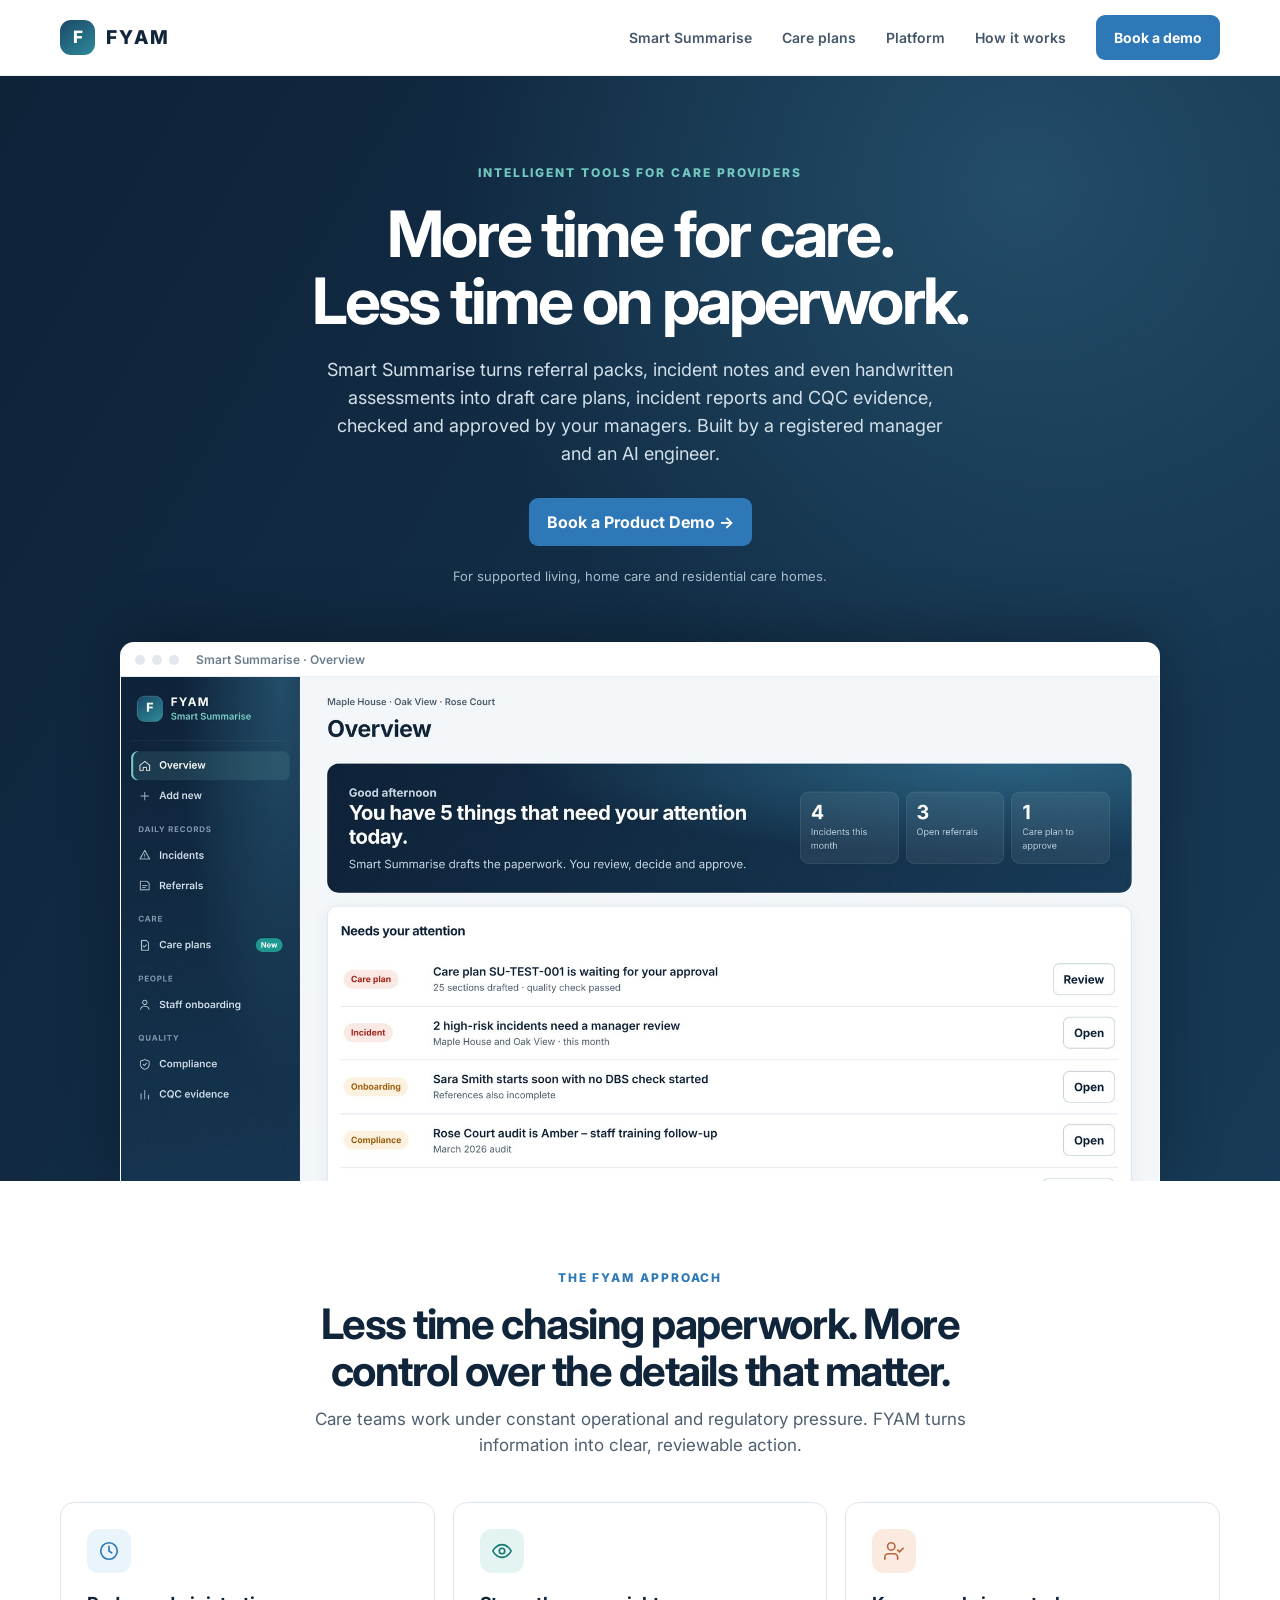
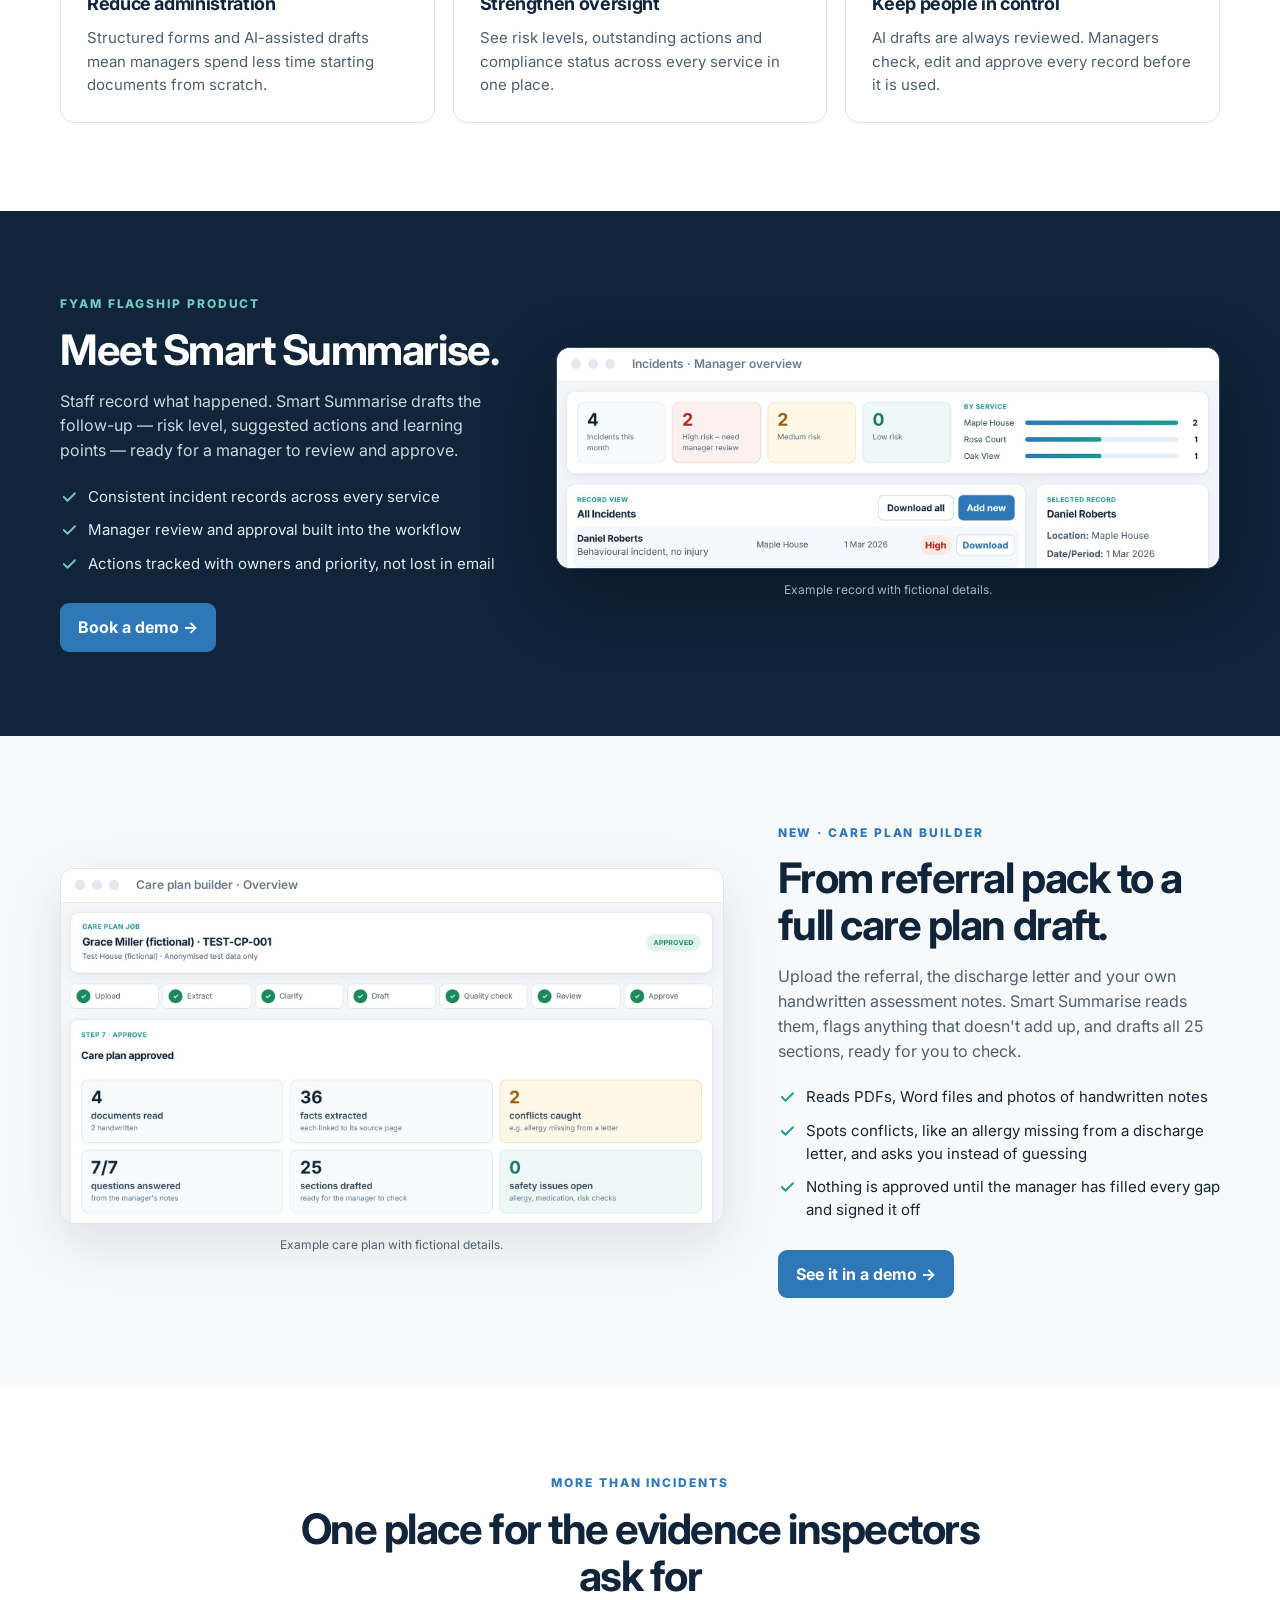
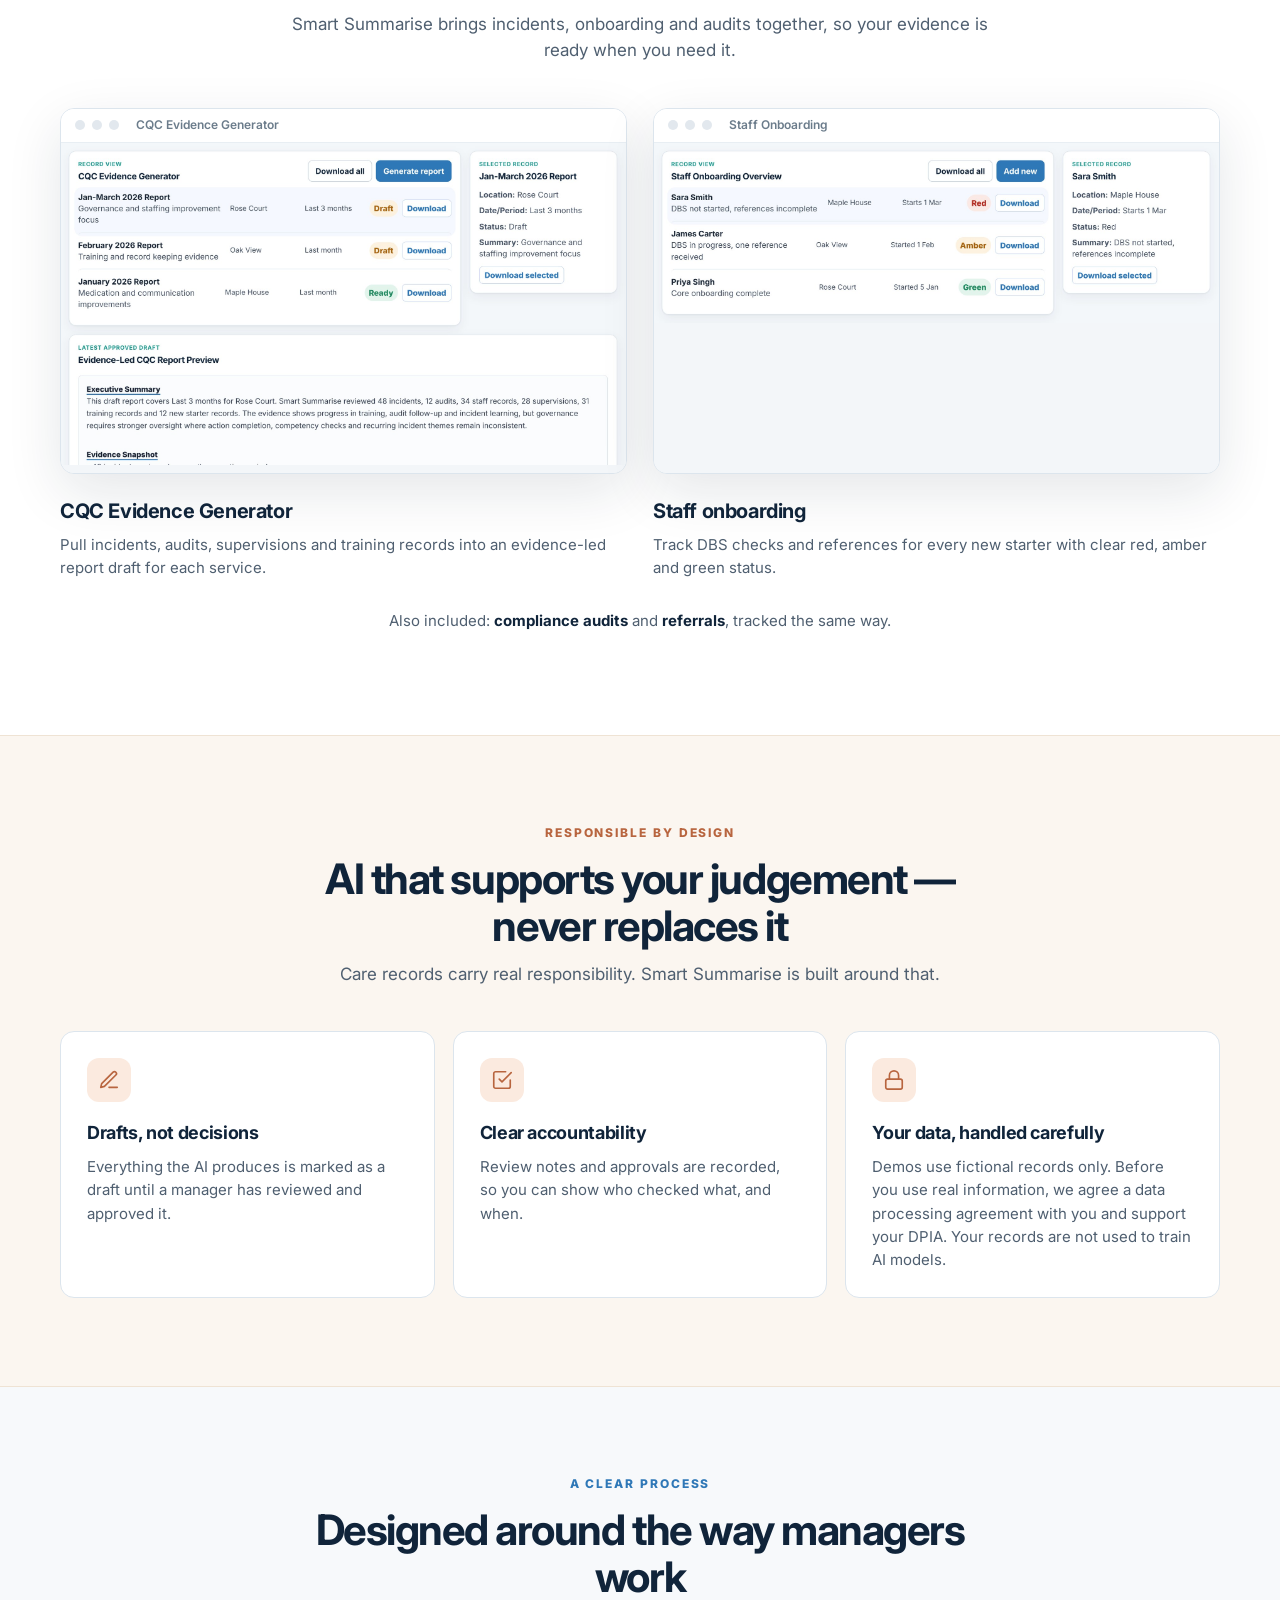
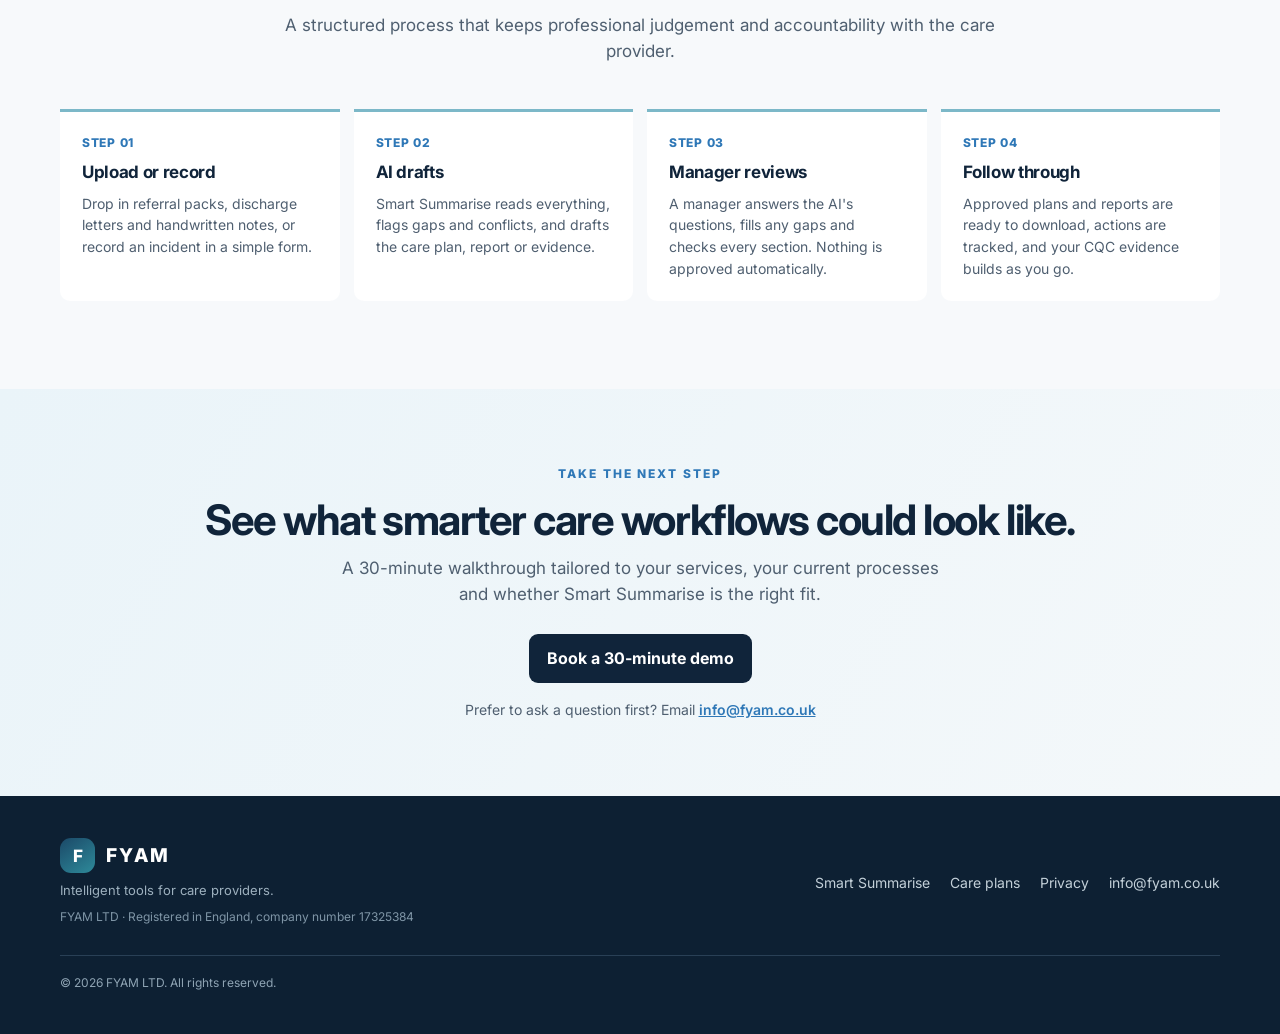
<file: index.html>
<!DOCTYPE html>
<html lang="en">

<head>
    <meta charset="UTF-8">
    <meta name="viewport" content="width=device-width, initial-scale=1.0">
    <title>FYAM — Smarter systems for better care</title>
    <meta name="description" content="Smart Summarise by FYAM turns referral packs, incident notes and handwritten assessments into reviewed drafts – care plans, incident reports and CQC evidence – for supported living, home care and care homes. Built by a registered manager and an AI engineer.">

    <!-- Link previews (LinkedIn, email, WhatsApp) -->
    <meta property="og:type" content="website">
    <meta property="og:title" content="FYAM — Smarter systems for better care">
    <meta property="og:description" content="Care plans, incident reports and CQC evidence drafted by AI and approved by your managers. Built by a registered manager and an AI engineer.">
    <meta property="og:image" content="https://fyam.co.uk/assets/dashboard.jpg">
    <meta name="twitter:card" content="summary_large_image">

    <link rel="icon" href="data:image/svg+xml,%3Csvg xmlns='http://www.w3.org/2000/svg' viewBox='0 0 64 64'%3E%3Cdefs%3E%3ClinearGradient id='g' x1='0' y1='0' x2='1' y2='1'%3E%3Cstop offset='0' stop-color='%231b4968'/%3E%3Cstop offset='1' stop-color='%232e8a9a'/%3E%3C/linearGradient%3E%3C/defs%3E%3Crect width='64' height='64' rx='18' fill='url(%23g)'/%3E%3Ctext x='32' y='44' font-family='Arial,sans-serif' font-size='34' font-weight='700' fill='white' text-anchor='middle'%3EF%3C/text%3E%3C/svg%3E">

    <link rel="preconnect" href="https://fonts.googleapis.com">
    <link rel="preconnect" href="https://fonts.gstatic.com" crossorigin>
    <link href="https://fonts.googleapis.com/css2?family=Inter:wght@400;500;600;700;800&display=swap" rel="stylesheet">

    <style>
        :root {
            --navy: #10243a;
            --blue: #2f78b7;
            --sky: #eaf4fb;
            --teal: #1c9a91;
            --ink: #172536;
            --muted: #4f5f70;
            --line: #dce5ed;
            --paper: #f7f9fb;
            --warm: #fbf6f0;
            --warm-line: #efe3d4;
            --coral: #d9825b;
            --shadow: 0 18px 55px rgba(16,36,58,.11);
        }

        * { box-sizing: border-box; }
        html { scroll-behavior: smooth; }

        body {
            margin: 0;
            font-family: Inter, ui-sans-serif, system-ui, -apple-system, "Segoe UI", sans-serif;
            color: var(--ink);
            background: #fff;
            line-height: 1.55;
        }

        a { color: inherit; text-decoration: none; }
        img { max-width: 100%; display: block; }

        .wrap { width: min(1160px, calc(100% - 44px)); margin: auto; }

        /* ---------- Header ---------- */
        .topbar {
            height: 76px;
            display: flex;
            align-items: center;
            border-bottom: 1px solid #edf1f4;
            background: rgba(255,255,255,.96);
            backdrop-filter: blur(8px);
            position: sticky;
            top: 0;
            z-index: 10;
        }

        .topbar .wrap { display: flex; align-items: center; justify-content: space-between; }

        .brand {
            display: flex;
            align-items: center;
            gap: 11px;
            font-weight: 800;
            letter-spacing: .12em;
            color: var(--navy);
            font-size: 19px;
        }

        .brandmark {
            width: 35px;
            height: 35px;
            border-radius: 11px;
            background: linear-gradient(145deg, #1b4968, #2e8a9a);
            display: grid;
            place-items: center;
            color: #fff;
            font-size: 17px;
            letter-spacing: 0;
        }

        .nav { display: flex; align-items: center; gap: 30px; color: #445669; font-size: 14px; font-weight: 600; }
        .nav a:hover { color: var(--blue); }

        /* ---------- Buttons ---------- */
        .btn {
            display: inline-flex;
            align-items: center;
            justify-content: center;
            border: 0;
            border-radius: 9px;
            padding: 12px 18px;
            background: var(--blue);
            color: white;
            font-weight: 700;
            cursor: pointer;
            transition: .2s;
        }
        .btn:hover { transform: translateY(-1px); filter: brightness(1.06); }
        .btn.dark { background: var(--navy); }
        .nav .btn:hover { color: #fff; }

        /* ---------- Shared type ---------- */
        h1, h2, h3 { letter-spacing: -.035em; }

        .eyebrow, .kicker {
            font-size: 12px;
            text-transform: uppercase;
            letter-spacing: .16em;
            font-weight: 800;
        }
        .eyebrow { color: #73c9c0; }
        .kicker { color: var(--blue); }
        .kicker.warm { color: #b8653f; }

        .section { padding: 88px 0; }
        .section.soft { background: var(--paper); }
        .section.warm { background: var(--warm); border-top: 1px solid var(--warm-line); border-bottom: 1px solid var(--warm-line); }

        .section-head { max-width: 720px; margin: 0 auto 44px; text-align: center; }

        .section h2, .product-band h2, .cta h2 {
            font-size: clamp(30px, 4vw, 42px);
            line-height: 1.12;
            margin: 12px 0;
        }
        .section h2, .cta h2 { color: var(--navy); }
        .section-head p { color: var(--muted); font-size: 17px; margin: 0; }

        /* ---------- Hero ---------- */
        .hero {
            background:
                radial-gradient(ellipse at 80% 10%, #234d68 0, transparent 40%),
                linear-gradient(120deg, #0e2238, #173a56);
            color: #fff;
            padding: 88px 0 0;
            text-align: center;
            overflow: hidden;
        }

        .hero h1 {
            font-size: clamp(40px, 5.5vw, 64px);
            line-height: 1.05;
            letter-spacing: -.045em;
            margin: 17px auto 22px;
            max-width: 940px;
        }

        .hero p { font-size: 18px; color: #d3e0e9; max-width: 640px; margin: 0 auto 30px; }
        .hero-note { margin-top: 20px; color: #a9bdcc; font-size: 13px; }

        /* product shot rising out of the hero */
        .hero-shot {
            margin: 56px auto -1px;
            max-width: 1040px;
            position: relative;
        }

        .frame {
            background: #fff;
            border-radius: 14px;
            border: 1px solid var(--line);
            box-shadow: var(--shadow);
            overflow: hidden;
        }
        .hero-shot .frame {
            border-radius: 14px 14px 0 0;
            border: 1px solid rgba(255,255,255,.25);
            border-bottom: 0;
            box-shadow: 0 -10px 60px rgba(0,0,0,.28);
        }

        .frame-bar {
            height: 34px;
            display: flex;
            align-items: center;
            gap: 7px;
            padding: 0 14px;
            background: #fff;
            border-bottom: 1px solid #e8eef3;
            font-size: 12px;
            color: #6b7c8b;
            font-weight: 600;
        }
        .frame-bar i { width: 10px; height: 10px; border-radius: 50%; background: #e2e8ee; display: inline-block; }
        .frame-bar span { margin-left: 10px; }
        .frame img { width: 100%; height: auto; background: #f3f6f9; }

        /* ---------- Why cards ---------- */
        .cards { display: grid; grid-template-columns: repeat(3, 1fr); gap: 18px; }

        .card { border: 1px solid var(--line); border-radius: 14px; padding: 26px; background: white; }

        .icon {
            width: 44px;
            height: 44px;
            border-radius: 12px;
            background: var(--sky);
            color: var(--blue);
            display: grid;
            place-items: center;
            margin-bottom: 17px;
        }
        .icon svg { width: 22px; height: 22px; }
        .icon.warm { background: #fbeadf; color: #b8653f; }
        .icon.teal { background: #e3f4f2; color: #157a72; }

        .card h3 { margin: 0 0 8px; color: var(--navy); font-size: 18px; letter-spacing: -.02em; }
        .card p { margin: 0; color: var(--muted); font-size: 15px; }

        /* ---------- Smart Summarise band ---------- */
        .product-band { background: var(--navy); color: #fff; padding: 84px 0; }
        .product-grid { display: grid; grid-template-columns: .8fr 1.2fr; gap: 54px; align-items: center; }
        .product-band p { color: #c9d7e1; font-size: 16px; }
        .ticks { list-style: none; padding: 0; margin: 22px 0 28px; display: grid; gap: 10px; }
        .ticks li { display: flex; gap: 10px; color: #e2ebf1; font-size: 15px; }
        .ticks svg { flex: 0 0 18px; width: 18px; height: 18px; margin-top: 3px; color: #73c9c0; }
        .product-band .frame { border-color: #2d4a63; box-shadow: 0 25px 70px rgba(0,0,0,.35); }
        .caption { font-size: 12px; color: #9fb3c3; margin-top: 12px; text-align: center; }
        .cp-band .product-grid { grid-template-columns: 1.2fr .8fr; }
        .cp-band p { color: var(--muted); font-size: 16px; }
        .cp-band .ticks li { color: var(--ink, #1d2b38); }
        .cp-band .ticks svg { color: var(--teal, #1c9a91); }
        .cp-band .caption { color: var(--muted); }

        /* ---------- Platform ---------- */
        .platform { display: grid; grid-template-columns: 1fr 1fr; gap: 26px; }
        .platform .frame img { aspect-ratio: 1018 / 594; object-fit: contain; object-position: top; }
        .platform h3 { color: var(--navy); font-size: 20px; margin: 22px 0 6px; letter-spacing: -.02em; }
        .platform p { color: var(--muted); font-size: 15px; margin: 0; }
        .also {
            margin-top: 30px;
            text-align: center;
            color: var(--muted);
            font-size: 15px;
        }
        .also b { color: var(--navy); }

        /* ---------- Steps ---------- */
        .steps { display: grid; grid-template-columns: repeat(4, 1fr); gap: 14px; }
        .step { padding: 22px; border-top: 3px solid #7cb8c8; background: #fff; border-radius: 0 0 10px 10px; }
        .step .num { font-size: 12px; font-weight: 800; color: var(--blue); letter-spacing: .06em; }
        .step h3 { font-size: 17px; color: var(--navy); margin: 7px 0; letter-spacing: -.02em; }
        .step p { font-size: 14px; color: var(--muted); margin: 0; }

        /* ---------- CTA ---------- */
        .cta { background: linear-gradient(120deg, #eaf4f9, #f4f8fa); padding: 76px 0; text-align: center; }
        .cta p { color: var(--muted); margin: 0 auto 26px; max-width: 620px; font-size: 17px; }

        /* ---------- Footer ---------- */
        .people { display: grid; grid-template-columns: 1fr 1fr; gap: 18px; }
        .person { display: flex; gap: 18px; align-items: flex-start; border: 1px solid var(--line); border-radius: 14px; padding: 24px; background: #fff; }
        .person h3 { margin: 0; color: var(--navy); font-size: 19px; letter-spacing: -.02em; }
        .person .role { color: var(--blue); font-weight: 600; font-size: 14px; margin: 2px 0 8px; }
        .person p { margin: 0; color: var(--muted); font-size: 15px; }
        .avatar { flex: 0 0 64px; width: 64px; height: 64px; border-radius: 50%; display: grid; place-items: center; font-weight: 800; font-size: 20px; color: #fff; background: linear-gradient(135deg, #1b4968, #2f78b7); }
        .avatar.teal { background: linear-gradient(135deg, #157a72, #2e8a9a); }
        .trust-box { margin-top: 22px; border: 1px solid var(--line); border-left: 4px solid var(--teal); border-radius: 0 14px 14px 0; padding: 22px 26px; background: var(--paper); }
        .trust-box h3 { margin: 0 0 10px; color: var(--navy); font-size: 18px; }
        .trust-box ul { margin: 0 0 12px; padding-left: 20px; color: var(--ink); display: grid; gap: 6px; font-size: 15px; }
        .trust-box p { margin: 0; color: var(--muted); font-size: 14px; }
        .trust-box a, .cta-alt a { color: var(--blue); font-weight: 600; text-decoration: underline; }
        .cta .cta-alt { margin: 16px auto 0; font-size: 14px; }
        .footer .company { font-size: 12px; color: #7f95a6; line-height: 1.6; }
        .footer { background: #0d2033; color: #d3e0e8; padding: 42px 0; }
        .footer-row { display: flex; justify-content: space-between; gap: 30px; align-items: center; }
        .footer p { font-size: 13px; color: #9db0be; margin: 7px 0 0; }
        .footer-links { display: flex; gap: 20px; font-size: 14px; color: #c3d0d9; }
        .footer-links a:hover { color: #fff; }
        .legal { border-top: 1px solid #294056; margin-top: 28px; padding-top: 18px; color: #8fa4b4; font-size: 12px; }

        /* ---------- Responsive ---------- */
        @media (max-width: 900px) {
            .product-grid, .platform, .cp-band .product-grid { grid-template-columns: 1fr; }
            .cp-band .product-grid > div:first-child { order: 2; }
            .cards { grid-template-columns: 1fr 1fr; }
            .people { grid-template-columns: 1fr; }
            .steps { grid-template-columns: 1fr 1fr; }
            .nav { gap: 15px; }
            .nav a:not(.btn) { display: none; }
        }

        @media (max-width: 560px) {
            .wrap { width: min(100% - 30px, 1160px); }
            .topbar { height: 66px; }
            .nav .btn { padding: 9px 12px; font-size: 13px; }
            .hero { padding-top: 64px; }
            .hero p { font-size: 16px; }
            .hero-shot { margin-top: 40px; }
            .frame-bar { height: 26px; }
            .section, .product-band { padding: 64px 0; }
            .cards, .steps { grid-template-columns: 1fr; }
            .footer-row { align-items: flex-start; flex-direction: column; }
            .footer-links { flex-wrap: wrap; }
        }
    </style>
</head>

<body>

    <header class="topbar">
        <div class="wrap">
            <a class="brand" href="#home">
                <span class="brandmark">F</span>
                FYAM
            </a>

            <nav class="nav">
                <a href="#product">Smart Summarise</a>
                <a href="#care-plans">Care plans</a>
                <a href="#platform">Platform</a>
                <a href="#how">How it works</a>
                <a class="btn" href="https://calendly.com/fyamintisar/30min" target="_blank" rel="noopener noreferrer">Book a demo</a>
            </nav>
        </div>
    </header>

    <main>

        <!-- HERO -->
        <section class="hero" id="home">
            <div class="wrap">
                <div class="eyebrow">Intelligent tools for care providers</div>

                <h1>More time for care.<br> Less time on paperwork.</h1>

                <p>
                    Smart Summarise turns referral packs, incident notes and even
                    handwritten assessments into draft care plans, incident reports
                    and CQC evidence, checked and approved by your managers.
                    Built by a registered manager and an AI engineer.
                </p>

                <a class="btn" href="https://calendly.com/fyamintisar/30min" target="_blank" rel="noopener noreferrer">
                    Book a Product Demo →
                </a>

                <div class="hero-note">
                    For supported living, home care and residential care homes.
                </div>

                <div class="hero-shot">
                    <div class="frame">
                        <div class="frame-bar"><i></i><i></i><i></i><span>Smart Summarise · Overview</span></div>
                        <img src="assets/dashboard.jpg?v=2" width="1800" height="875"
                             alt="Smart Summarise overview: what needs the manager's attention today across care plans, incidents, onboarding and compliance">
                    </div>
                </div>
            </div>
        </section>

        <!-- WHY FYAM -->
        <section class="section" id="why">
            <div class="wrap">
                <div class="section-head">
                    <div class="kicker">The FYAM approach</div>
                    <h2>Less time chasing paperwork. More control over the details that matter.</h2>
                    <p>
                        Care teams work under constant operational and regulatory
                        pressure. FYAM turns information into clear, reviewable action.
                    </p>
                </div>

                <div class="cards">
                    <article class="card">
                        <div class="icon">
                            <svg viewBox="0 0 24 24" fill="none" stroke="currentColor" stroke-width="1.8" stroke-linecap="round" stroke-linejoin="round"><circle cx="12" cy="12" r="9"/><path d="M12 7v5l3 2"/></svg>
                        </div>
                        <h3>Reduce administration</h3>
                        <p>Structured forms and AI-assisted drafts mean managers spend less time starting documents from scratch.</p>
                    </article>

                    <article class="card">
                        <div class="icon teal">
                            <svg viewBox="0 0 24 24" fill="none" stroke="currentColor" stroke-width="1.8" stroke-linecap="round" stroke-linejoin="round"><path d="M2 12s3.5-7 10-7 10 7 10 7-3.5 7-10 7S2 12 2 12z"/><circle cx="12" cy="12" r="3"/></svg>
                        </div>
                        <h3>Strengthen oversight</h3>
                        <p>See risk levels, outstanding actions and compliance status across every service in one place.</p>
                    </article>

                    <article class="card">
                        <div class="icon warm">
                            <svg viewBox="0 0 24 24" fill="none" stroke="currentColor" stroke-width="1.8" stroke-linecap="round" stroke-linejoin="round"><path d="M16 21v-2a4 4 0 0 0-4-4H6a4 4 0 0 0-4 4v2"/><circle cx="9" cy="7" r="4"/><path d="m16 11 2 2 4-4"/></svg>
                        </div>
                        <h3>Keep people in control</h3>
                        <p>AI drafts are always reviewed. Managers check, edit and approve every record before it is used.</p>
                    </article>
                </div>
            </div>
        </section>

        <!-- SMART SUMMARISE -->
        <section class="product-band" id="product">
            <div class="wrap product-grid">
                <div>
                    <div class="eyebrow">FYAM flagship product</div>
                    <h2>Meet Smart Summarise.</h2>
                    <p>
                        Staff record what happened. Smart Summarise drafts the
                        follow-up — risk level, suggested actions and learning points —
                        ready for a manager to review and approve.
                    </p>

                    <ul class="ticks">
                        <li><svg viewBox="0 0 24 24" fill="none" stroke="currentColor" stroke-width="2.4" stroke-linecap="round" stroke-linejoin="round"><path d="m5 12 5 5L20 7"/></svg>Consistent incident records across every service</li>
                        <li><svg viewBox="0 0 24 24" fill="none" stroke="currentColor" stroke-width="2.4" stroke-linecap="round" stroke-linejoin="round"><path d="m5 12 5 5L20 7"/></svg>Manager review and approval built into the workflow</li>
                        <li><svg viewBox="0 0 24 24" fill="none" stroke="currentColor" stroke-width="2.4" stroke-linecap="round" stroke-linejoin="round"><path d="m5 12 5 5L20 7"/></svg>Actions tracked with owners and priority, not lost in email</li>
                    </ul>

                    <a class="btn" href="https://calendly.com/fyamintisar/30min" target="_blank" rel="noopener noreferrer">Book a demo →</a>
                </div>

                <div>
                    <div class="frame">
                        <div class="frame-bar"><i></i><i></i><i></i><span>Incidents · Manager overview</span></div>
                        <img src="assets/incidents-summary.jpg" width="1800" height="507" loading="lazy"
                             alt="Smart Summarise incidents overview: 4 incidents this month, 2 high risk needing manager review, incidents by service, and the latest incident">
                    </div>
                    <div class="caption">Example record with fictional details.</div>
                </div>
            </div>
        </section>

        <!-- CARE PLAN BUILDER -->
        <section class="section soft cp-band" id="care-plans">
            <div class="wrap product-grid">
                <div>
                    <div class="frame">
                        <div class="frame-bar"><i></i><i></i><i></i><span>Care plan builder · Overview</span></div>
                        <img src="assets/careplan-overview.jpg" width="1800" height="870" loading="lazy"
                             alt="Care plan builder overview: all seven steps complete and the plan approved - 4 documents read (2 handwritten), 36 facts extracted, 2 conflicts caught, every question answered from the manager's notes, 25 sections drafted, 0 safety issues open">
                    </div>
                    <div class="caption">Example care plan with fictional details.</div>
                </div>

                <div>
                    <div class="kicker">New · Care plan builder</div>
                    <h2>From referral pack to a full care plan draft.</h2>
                    <p>
                        Upload the referral, the discharge letter and your own handwritten
                        assessment notes. Smart Summarise reads them, flags anything that
                        doesn't add up, and drafts all 25 sections, ready for you to check.
                    </p>

                    <ul class="ticks">
                        <li><svg viewBox="0 0 24 24" fill="none" stroke="currentColor" stroke-width="2.4" stroke-linecap="round" stroke-linejoin="round"><path d="m5 12 5 5L20 7"/></svg>Reads PDFs, Word files and photos of handwritten notes</li>
                        <li><svg viewBox="0 0 24 24" fill="none" stroke="currentColor" stroke-width="2.4" stroke-linecap="round" stroke-linejoin="round"><path d="m5 12 5 5L20 7"/></svg>Spots conflicts, like an allergy missing from a discharge letter, and asks you instead of guessing</li>
                        <li><svg viewBox="0 0 24 24" fill="none" stroke="currentColor" stroke-width="2.4" stroke-linecap="round" stroke-linejoin="round"><path d="m5 12 5 5L20 7"/></svg>Nothing is approved until the manager has filled every gap and signed it off</li>
                    </ul>

                    <a class="btn" href="https://calendly.com/fyamintisar/30min" target="_blank" rel="noopener noreferrer">See it in a demo →</a>
                </div>
            </div>
        </section>

        <!-- PLATFORM -->
        <section class="section" id="platform">
            <div class="wrap">
                <div class="section-head">
                    <div class="kicker">More than incidents</div>
                    <h2>One place for the evidence inspectors ask for</h2>
                    <p>
                        Smart Summarise brings incidents, onboarding and audits
                        together, so your evidence is ready when you need it.
                    </p>
                </div>

                <div class="platform">
                    <div>
                        <div class="frame">
                            <div class="frame-bar"><i></i><i></i><i></i><span>CQC Evidence Generator</span></div>
                            <img src="assets/cqc-evidence.jpg?v=2" width="1800" height="1027" loading="lazy"
                                 alt="CQC Evidence Generator listing draft and ready reports with an evidence summary preview">
                        </div>
                        <h3>CQC Evidence Generator</h3>
                        <p>Pull incidents, audits, supervisions and training records into an evidence-led report draft for each service.</p>
                    </div>

                    <div>
                        <div class="frame">
                            <div class="frame-bar"><i></i><i></i><i></i><span>Staff Onboarding</span></div>
                            <img src="assets/onboarding.jpg?v=2" width="1800" height="573" loading="lazy"
                                 alt="Staff onboarding tracker showing DBS and reference status for new starters with red, amber and green ratings">
                        </div>
                        <h3>Staff onboarding</h3>
                        <p>Track DBS checks and references for every new starter with clear red, amber and green status.</p>
                    </div>
                </div>

                <p class="also">Also included: <b>compliance audits</b> and <b>referrals</b>, tracked the same way.</p>
            </div>
        </section>

        <!-- RESPONSIBLE AI -->
        <section class="section warm">
            <div class="wrap">
                <div class="section-head">
                    <div class="kicker warm">Responsible by design</div>
                    <h2>AI that supports your judgement — never replaces it</h2>
                    <p>Care records carry real responsibility. Smart Summarise is built around that.</p>
                </div>

                <div class="cards">
                    <article class="card">
                        <div class="icon warm">
                            <svg viewBox="0 0 24 24" fill="none" stroke="currentColor" stroke-width="1.8" stroke-linecap="round" stroke-linejoin="round"><path d="M12 20h9"/><path d="M16.5 3.5a2.1 2.1 0 0 1 3 3L7 19l-4 1 1-4Z"/></svg>
                        </div>
                        <h3>Drafts, not decisions</h3>
                        <p>Everything the AI produces is marked as a draft until a manager has reviewed and approved it.</p>
                    </article>

                    <article class="card">
                        <div class="icon warm">
                            <svg viewBox="0 0 24 24" fill="none" stroke="currentColor" stroke-width="1.8" stroke-linecap="round" stroke-linejoin="round"><path d="M9 11l3 3L22 4"/><path d="M21 12v7a2 2 0 0 1-2 2H5a2 2 0 0 1-2-2V5a2 2 0 0 1 2-2h11"/></svg>
                        </div>
                        <h3>Clear accountability</h3>
                        <p>Review notes and approvals are recorded, so you can show who checked what, and when.</p>
                    </article>

                    <article class="card">
                        <div class="icon warm">
                            <svg viewBox="0 0 24 24" fill="none" stroke="currentColor" stroke-width="1.8" stroke-linecap="round" stroke-linejoin="round"><rect x="3" y="11" width="18" height="11" rx="2"/><path d="M7 11V7a5 5 0 0 1 10 0v4"/></svg>
                        </div>
                        <h3>Your data, handled carefully</h3>
                        <p>Demos use fictional records only. Before you use real information, we agree a data processing agreement with you and support your DPIA. Your records are not used to train AI models.</p>
                    </article>
                </div>
            </div>
        </section>

        <!-- HOW IT WORKS -->
        <section class="section soft" id="how">
            <div class="wrap">
                <div class="section-head">
                    <div class="kicker">A clear process</div>
                    <h2>Designed around the way managers work</h2>
                    <p>A structured process that keeps professional judgement and accountability with the care provider.</p>
                </div>

                <div class="steps">
                    <div class="step">
                        <div class="num">STEP 01</div>
                        <h3>Upload or record</h3>
                        <p>Drop in referral packs, discharge letters and handwritten notes, or record an incident in a simple form.</p>
                    </div>
                    <div class="step">
                        <div class="num">STEP 02</div>
                        <h3>AI drafts</h3>
                        <p>Smart Summarise reads everything, flags gaps and conflicts, and drafts the care plan, report or evidence.</p>
                    </div>
                    <div class="step">
                        <div class="num">STEP 03</div>
                        <h3>Manager reviews</h3>
                        <p>A manager answers the AI's questions, fills any gaps and checks every section. Nothing is approved automatically.</p>
                    </div>
                    <div class="step">
                        <div class="num">STEP 04</div>
                        <h3>Follow through</h3>
                        <p>Approved plans and reports are ready to download, actions are tracked, and your CQC evidence builds as you go.</p>
                    </div>
                </div>
            </div>
        </section>

        <!-- CALL TO ACTION -->
        <section class="cta">
            <div class="wrap">
                <div class="kicker">Take the next step</div>
                <h2>See what smarter care workflows could look like.</h2>
                <p>
                    A 30-minute walkthrough tailored to your services, your current
                    processes and whether Smart Summarise is the right fit.
                </p>
                <a class="btn dark" href="https://calendly.com/fyamintisar/30min" target="_blank" rel="noopener noreferrer">
                    Book a 30-minute demo
                </a>
                <p class="cta-alt">Prefer to ask a question first? Email <a href="mailto:info@fyam.co.uk">info@fyam.co.uk</a></p>
            </div>
        </section>

    </main>

    <footer class="footer">
        <div class="wrap footer-row">
            <div>
                <a class="brand" href="#home" style="color: #fff">
                    <span class="brandmark">F</span>
                    FYAM
                </a>
                <p>Intelligent tools for care providers.</p>
                <p class="company">FYAM LTD · Registered in England, company number 17325384</p>
            </div>

            <div class="footer-links">
                <a href="#product">Smart Summarise</a>
                <a href="#care-plans">Care plans</a>
                <a href="privacy.html">Privacy</a>
                <a href="mailto:info@fyam.co.uk">info@fyam.co.uk</a>
            </div>
        </div>

        <div class="wrap legal">
            © <span id="year"></span> FYAM LTD. All rights reserved.
        </div>
    </footer>

    <script>
        document.getElementById('year').textContent = new Date().getFullYear();
    </script>

</body>
</html>
</file>
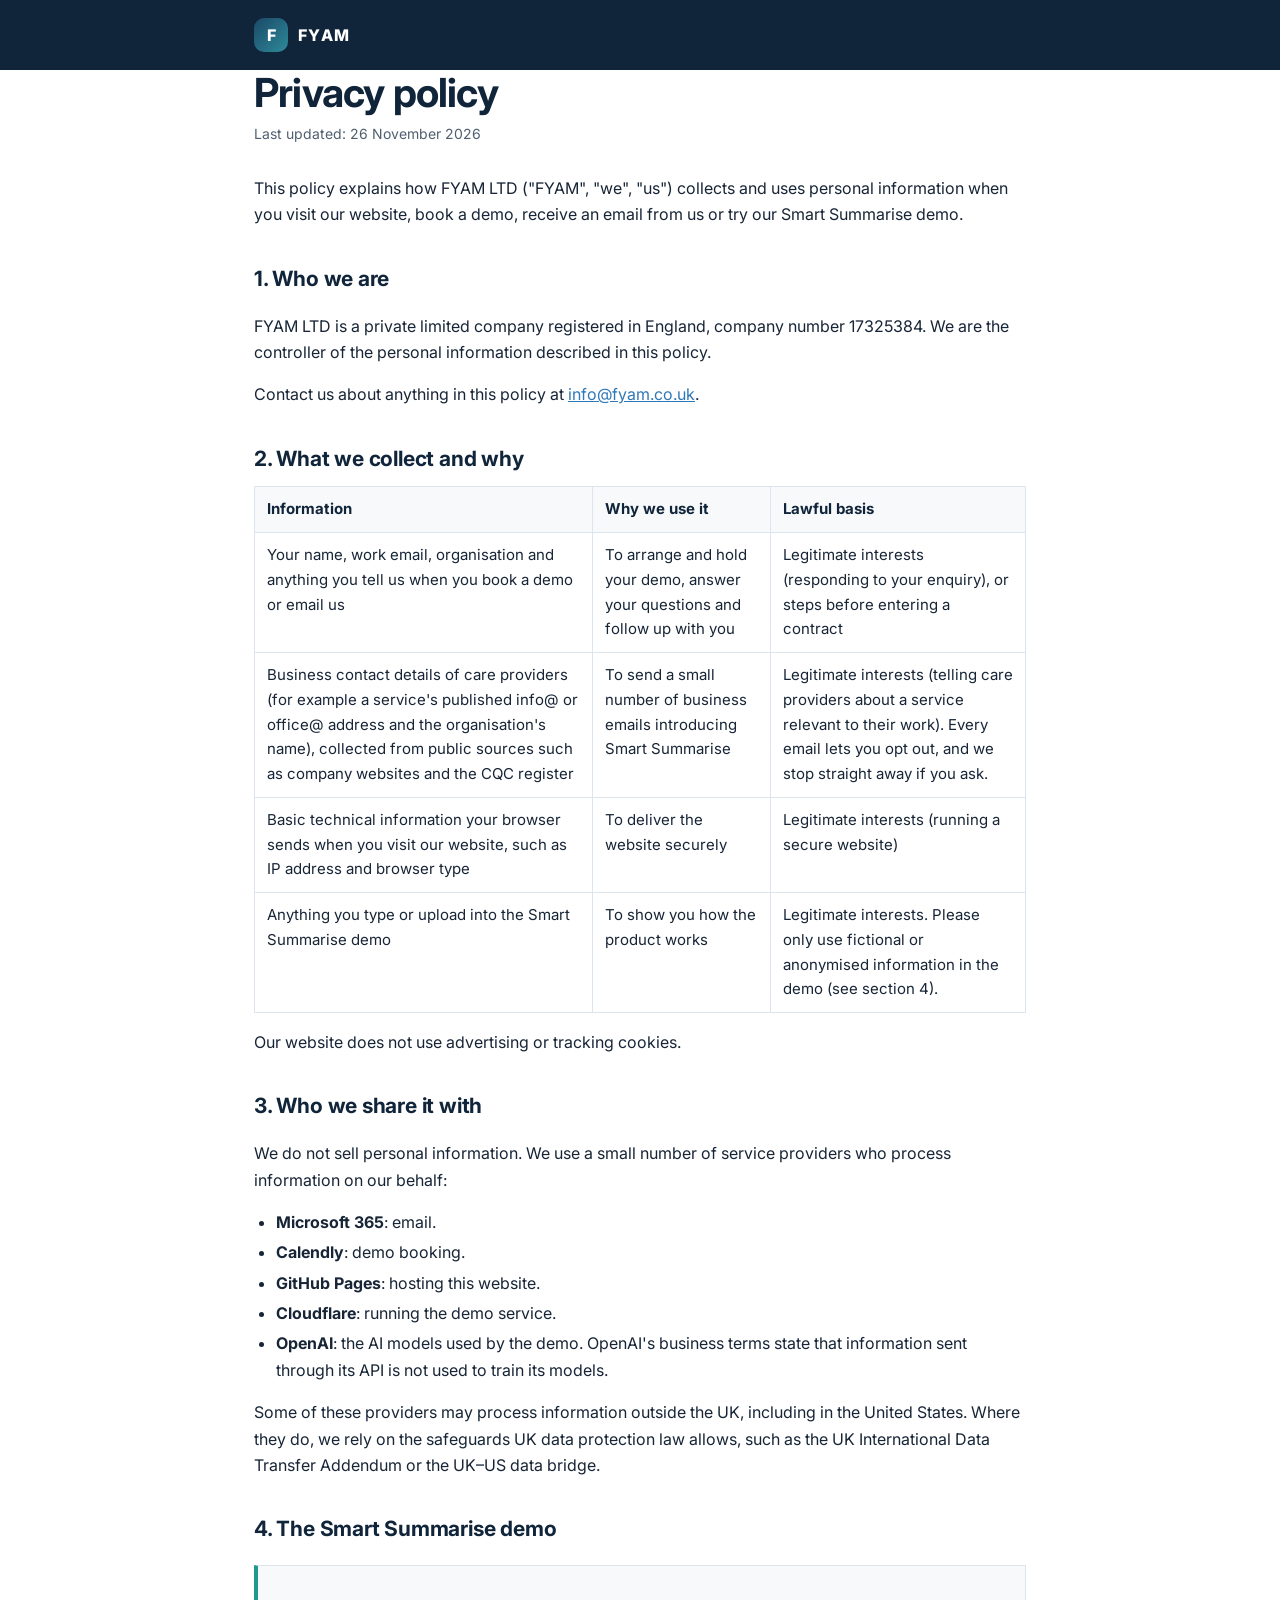
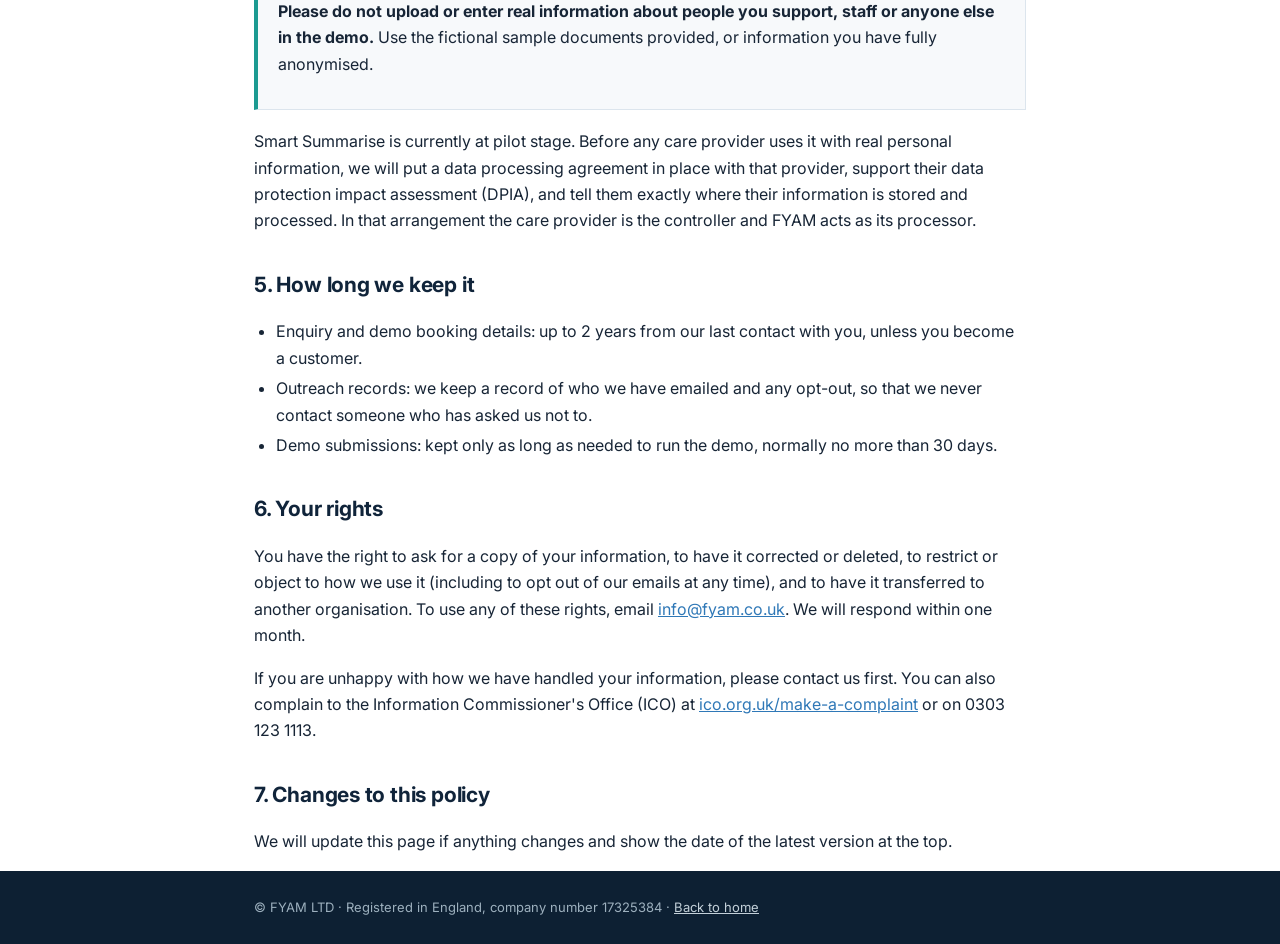
<file: privacy.html>
<!DOCTYPE html>
<html lang="en">
<head>
    <meta charset="UTF-8">
    <meta name="viewport" content="width=device-width, initial-scale=1.0">
    <title>Privacy policy — FYAM</title>
    <meta name="description" content="How FYAM LTD collects, uses and protects personal information.">
    <link rel="icon" href="data:image/svg+xml,%3Csvg xmlns='http://www.w3.org/2000/svg' viewBox='0 0 64 64'%3E%3Cdefs%3E%3ClinearGradient id='g' x1='0' y1='0' x2='1' y2='1'%3E%3Cstop offset='0' stop-color='%231b4968'/%3E%3Cstop offset='1' stop-color='%232e8a9a'/%3E%3C/linearGradient%3E%3C/defs%3E%3Crect width='64' height='64' rx='18' fill='url(%23g)'/%3E%3Ctext x='32' y='44' font-family='Arial,sans-serif' font-size='34' font-weight='700' fill='white' text-anchor='middle'%3EF%3C/text%3E%3C/svg%3E">
    <link rel="preconnect" href="https://fonts.googleapis.com">
    <link rel="preconnect" href="https://fonts.gstatic.com" crossorigin>
    <link href="https://fonts.googleapis.com/css2?family=Inter:wght@400;600;700;800&display=swap" rel="stylesheet">
    <style>
        :root { --navy: #10243a; --blue: #2f78b7; --teal: #1c9a91; --ink: #172536; --muted: #4f5f70; --line: #dce5ed; --paper: #f7f9fb; }
        * { box-sizing: border-box; }
        body { margin: 0; font-family: Inter, system-ui, sans-serif; color: var(--ink); line-height: 1.65; background: #fff; }
        a { color: var(--blue); }
        .top { background: var(--navy); padding: 18px 0; }
        .wrap { max-width: 820px; margin: 0 auto; padding: 0 24px; }
        .brand { display: inline-flex; align-items: center; gap: 10px; color: #fff; text-decoration: none; font-weight: 800; letter-spacing: .08em; }
        .brandmark { width: 34px; height: 34px; border-radius: 10px; display: grid; place-items: center; background: linear-gradient(135deg, #1b4968, #2e8a9a); letter-spacing: 0; }
        main { padding: 48px 0 70px; }
        h1 { color: var(--navy); font-size: clamp(30px, 4vw, 40px); line-height: 1.15; margin: 0 0 6px; letter-spacing: -.02em; }
        .updated { color: var(--muted); font-size: 14px; margin: 0 0 30px; }
        h2 { color: var(--navy); font-size: 21px; margin: 34px 0 8px; letter-spacing: -.01em; }
        p, li { font-size: 16px; }
        ul { padding-left: 22px; }
        li { margin: 4px 0; }
        table { width: 100%; border-collapse: collapse; margin: 10px 0; font-size: 15px; }
        th, td { text-align: left; vertical-align: top; border: 1px solid var(--line); padding: 10px 12px; }
        th { background: var(--paper); color: var(--navy); }
        .box { background: var(--paper); border: 1px solid var(--line); border-left: 4px solid var(--teal); padding: 16px 20px; margin: 18px 0; }
        footer { background: #0d2033; color: #9db0be; font-size: 13px; padding: 26px 0; }
        footer a { color: #c3d0d9; }
    </style>
</head>
<body>
    <div class="top"><div class="wrap"><a class="brand" href="index.html"><span class="brandmark">F</span>FYAM</a></div></div>

    <main class="wrap">
        <h1>Privacy policy</h1>
        <p class="updated">Last updated: 26 November 2026</p>

        <p>This policy explains how FYAM LTD ("FYAM", "we", "us") collects and uses personal information when you visit our website, book a demo, receive an email from us or try our Smart Summarise demo.</p>

        <h2>1. Who we are</h2>
        <p>FYAM LTD is a private limited company registered in England, company number 17325384. We are the controller of the personal information described in this policy.</p>
        <p>Contact us about anything in this policy at <a href="mailto:info@fyam.co.uk">info@fyam.co.uk</a>.</p>

        <h2>2. What we collect and why</h2>
        <table>
            <tr><th>Information</th><th>Why we use it</th><th>Lawful basis</th></tr>
            <tr><td>Your name, work email, organisation and anything you tell us when you book a demo or email us</td><td>To arrange and hold your demo, answer your questions and follow up with you</td><td>Legitimate interests (responding to your enquiry), or steps before entering a contract</td></tr>
            <tr><td>Business contact details of care providers (for example a service's published info@ or office@ address and the organisation's name), collected from public sources such as company websites and the CQC register</td><td>To send a small number of business emails introducing Smart Summarise</td><td>Legitimate interests (telling care providers about a service relevant to their work). Every email lets you opt out, and we stop straight away if you ask.</td></tr>
            <tr><td>Basic technical information your browser sends when you visit our website, such as IP address and browser type</td><td>To deliver the website securely</td><td>Legitimate interests (running a secure website)</td></tr>
            <tr><td>Anything you type or upload into the Smart Summarise demo</td><td>To show you how the product works</td><td>Legitimate interests. Please only use fictional or anonymised information in the demo (see section 4).</td></tr>
        </table>
        <p>Our website does not use advertising or tracking cookies.</p>

        <h2>3. Who we share it with</h2>
        <p>We do not sell personal information. We use a small number of service providers who process information on our behalf:</p>
        <ul>
            <li><strong>Microsoft 365</strong>: email.</li>
            <li><strong>Calendly</strong>: demo booking.</li>
            <li><strong>GitHub Pages</strong>: hosting this website.</li>
            <li><strong>Cloudflare</strong>: running the demo service.</li>
            <li><strong>OpenAI</strong>: the AI models used by the demo. OpenAI's business terms state that information sent through its API is not used to train its models.</li>
        </ul>
        <p>Some of these providers may process information outside the UK, including in the United States. Where they do, we rely on the safeguards UK data protection law allows, such as the UK International Data Transfer Addendum or the UK–US data bridge.</p>

        <h2>4. The Smart Summarise demo</h2>
        <div class="box">
            <p><strong>Please do not upload or enter real information about people you support, staff or anyone else in the demo.</strong> Use the fictional sample documents provided, or information you have fully anonymised.</p>
        </div>
        <p>Smart Summarise is currently at pilot stage. Before any care provider uses it with real personal information, we will put a data processing agreement in place with that provider, support their data protection impact assessment (DPIA), and tell them exactly where their information is stored and processed. In that arrangement the care provider is the controller and FYAM acts as its processor.</p>

        <h2>5. How long we keep it</h2>
        <ul>
            <li>Enquiry and demo booking details: up to 2 years from our last contact with you, unless you become a customer.</li>
            <li>Outreach records: we keep a record of who we have emailed and any opt-out, so that we never contact someone who has asked us not to.</li>
            <li>Demo submissions: kept only as long as needed to run the demo, normally no more than 30 days.</li>
        </ul>

        <h2>6. Your rights</h2>
        <p>You have the right to ask for a copy of your information, to have it corrected or deleted, to restrict or object to how we use it (including to opt out of our emails at any time), and to have it transferred to another organisation. To use any of these rights, email <a href="mailto:info@fyam.co.uk">info@fyam.co.uk</a>. We will respond within one month.</p>
        <p>If you are unhappy with how we have handled your information, please contact us first. You can also complain to the Information Commissioner's Office (ICO) at <a href="https://ico.org.uk/make-a-complaint/" rel="noopener">ico.org.uk/make-a-complaint</a> or on 0303 123 1113.</p>

        <h2>7. Changes to this policy</h2>
        <p>We will update this page if anything changes and show the date of the latest version at the top.</p>
    </main>

    <footer><div class="wrap">© FYAM LTD · Registered in England, company number 17325384 · <a href="index.html">Back to home</a></div></footer>
</body>
</html>
</file>
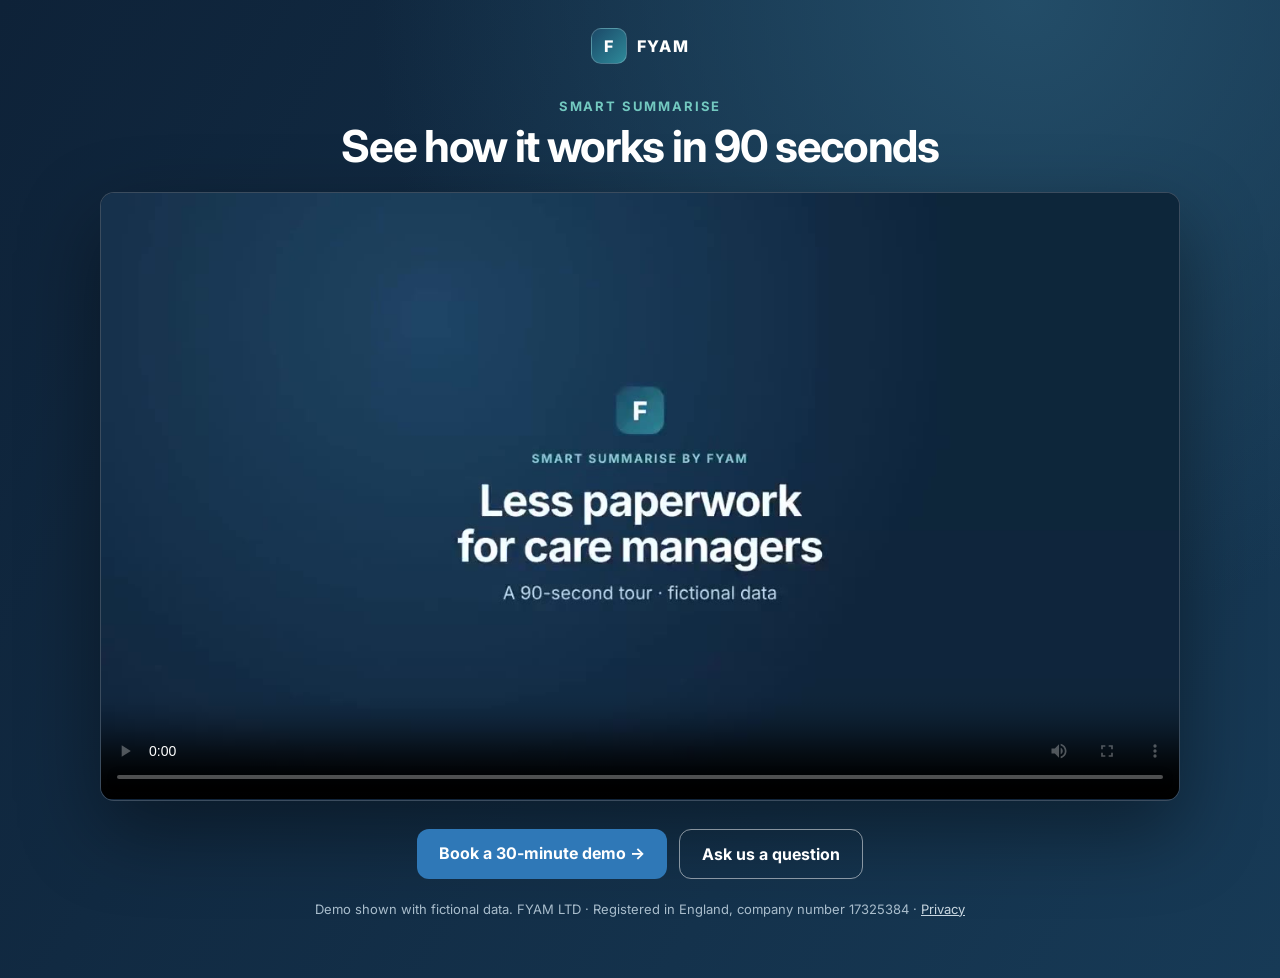
<file: tour.html>
<!DOCTYPE html>
<html lang="en">
<head>
    <meta charset="UTF-8">
    <meta name="viewport" content="width=device-width, initial-scale=1.0">
    <meta name="robots" content="noindex">
    <title>Smart Summarise in 90 seconds — FYAM</title>
    <meta name="description" content="A 90-second tour of Smart Summarise by FYAM: incidents, onboarding, compliance, CQC evidence and the care plan builder.">
    <meta property="og:title" content="Smart Summarise in 90 seconds">
    <meta property="og:description" content="See how FYAM's Smart Summarise cuts the paperwork for care managers.">
    <meta property="og:image" content="https://fyam.co.uk/assets/smart-summarise-tour-poster.jpg">
    <link rel="icon" href="data:image/svg+xml,%3Csvg xmlns='http://www.w3.org/2000/svg' viewBox='0 0 64 64'%3E%3Crect width='64' height='64' rx='18' fill='%231b4968'/%3E%3Ctext x='32' y='44' font-family='Arial,sans-serif' font-size='34' font-weight='700' fill='white' text-anchor='middle'%3EF%3C/text%3E%3C/svg%3E">
    <link rel="preconnect" href="https://fonts.googleapis.com">
    <link rel="preconnect" href="https://fonts.gstatic.com" crossorigin>
    <link href="https://fonts.googleapis.com/css2?family=Inter:wght@400;600;700;800&display=swap" rel="stylesheet">
    <style>
        * { box-sizing: border-box; }
        body { margin: 0; font-family: Inter, system-ui, sans-serif; color: #fff; min-height: 100vh;
            background: radial-gradient(ellipse at 80% 0%, #234d68 0, transparent 45%), linear-gradient(120deg, #0e2238, #173a56); }
        .wrap { width: min(1080px, calc(100% - 32px)); margin: 0 auto; padding: 28px 0 48px; text-align: center; }
        .brand { display: inline-flex; align-items: center; gap: 10px; color: #fff; text-decoration: none; font-weight: 800; letter-spacing: .08em; }
        .brandmark { width: 36px; height: 36px; border-radius: 10px; display: grid; place-items: center; letter-spacing: 0; background: linear-gradient(135deg, #1b4968, #2e8a9a); border: 1px solid rgba(255,255,255,.2); }
        .k { color: #73c9c0; font-weight: 700; letter-spacing: .14em; text-transform: uppercase; font-size: 13px; margin: 34px 0 8px; }
        h1 { margin: 0 0 22px; font-size: clamp(28px, 4.4vw, 44px); letter-spacing: -.03em; line-height: 1.1; }
        video { display: block; width: 100%; border-radius: 14px; background: #10243a; box-shadow: 0 30px 80px rgba(0,0,0,.4); border: 1px solid rgba(255,255,255,.18); }
        .actions { display: flex; gap: 12px; justify-content: center; flex-wrap: wrap; margin-top: 28px; }
        .btn { display: inline-block; padding: 14px 22px; border-radius: 12px; font-weight: 700; text-decoration: none; color: #fff; background: #2f78b7; }
        .btn.ghost { background: transparent; border: 1.5px solid rgba(255,255,255,.5); }
        p.small { color: #a9bdcc; font-size: 13px; margin-top: 22px; }
        p.small a { color: #c9d7e1; }
    </style>
</head>
<body>
    <div class="wrap">
        <a class="brand" href="https://www.fyam.co.uk/"><span class="brandmark">F</span>FYAM</a>
        <div class="k">Smart Summarise</div>
        <h1>See how it works in 90 seconds</h1>
        <video controls playsinline preload="metadata" poster="assets/smart-summarise-tour-poster.jpg" src="assets/smart-summarise-tour.mp4"></video>
        <div class="actions">
            <a class="btn" href="https://calendly.com/fyamintisar/30min" target="_blank" rel="noopener noreferrer">Book a 30-minute demo →</a>
            <a class="btn ghost" href="mailto:info@fyam.co.uk?subject=Smart%20Summarise%20question">Ask us a question</a>
        </div>
        <p class="small">Demo shown with fictional data. FYAM LTD · Registered in England, company number 17325384 · <a href="privacy.html">Privacy</a></p>
    </div>
</body>
</html>
</file>
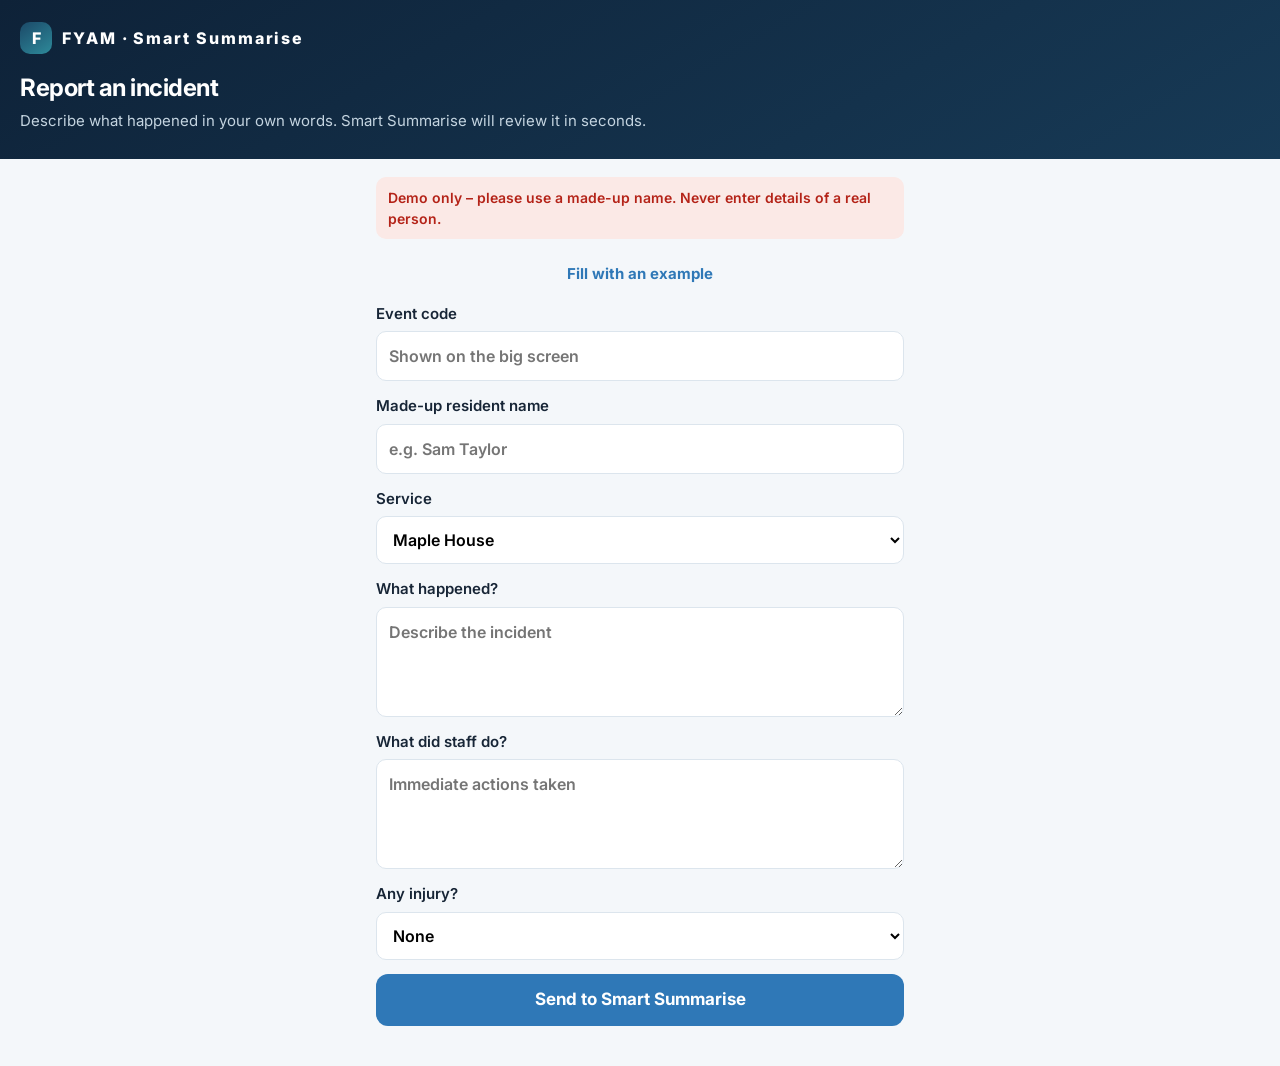
<file: demo/phone.html>
<!doctype html>
<html lang="en">
<head>
    <meta name="robots" content="noindex">
  <meta charset="utf-8">
  <meta name="viewport" content="width=device-width, initial-scale=1">
  <title>Report an incident · Smart Summarise</title>
  <link rel="preconnect" href="https://fonts.googleapis.com">
  <link href="https://fonts.googleapis.com/css2?family=Inter:wght@400;600;700;800&display=swap" rel="stylesheet">
  <style>
    :root { --navy:#10243a; --blue:#2f78b7; --teal:#1c9a91; --ink:#172536; --muted:#4f5f70; --line:#dce5ed; --bg:#f4f7fa; --red:#b42318; --amber:#a8620c; --green:#1c8a5e; }
    * { box-sizing: border-box; }
    body { margin: 0; font: 16px/1.5 Inter, system-ui, sans-serif; color: var(--ink); background: var(--bg); }
    header { background: linear-gradient(150deg, #0e2238, #173a56); color: #fff; padding: 22px 20px 26px; }
    .brand { display: flex; align-items: center; gap: 10px; font-weight: 800; letter-spacing: .12em; }
    .mark { width: 32px; height: 32px; border-radius: 10px; background: linear-gradient(145deg,#1b4968,#2e8a9a); display: grid; place-items: center; letter-spacing: 0; }
    header h1 { font-size: 24px; margin: 16px 0 4px; letter-spacing: -.02em; }
    header p { margin: 0; color: #c4d4e0; font-size: 15px; }
    main { padding: 18px 16px 40px; max-width: 560px; margin: 0 auto; }
    .warn { background: #fbe9e6; color: var(--red); border-radius: 10px; padding: 10px 12px; font-size: 14px; font-weight: 600; margin-bottom: 16px; }
    label { display: grid; gap: 6px; font-weight: 600; font-size: 15px; margin-bottom: 14px; }
    input, select, textarea { font: inherit; font-size: 16px; border: 1px solid var(--line); border-radius: 10px; padding: 12px; background: #fff; width: 100%; }
    textarea { min-height: 110px; resize: vertical; }
    input:focus, select:focus, textarea:focus { outline: 2px solid #73c9c0; border-color: transparent; }
    button { width: 100%; min-height: 52px; border: 0; border-radius: 12px; background: var(--blue); color: #fff; font: inherit; font-weight: 700; font-size: 17px; cursor: pointer; }
    button:disabled { opacity: .7; }
    .ex { background: none; color: var(--blue); min-height: 40px; font-size: 15px; margin-bottom: 8px; }
    .card { background: #fff; border: 1px solid var(--line); border-radius: 14px; padding: 16px; margin-top: 14px; }
    .card h2 { font-size: 13px; text-transform: uppercase; letter-spacing: .06em; color: var(--teal); margin: 0 0 6px; }
    .card p { margin: 0; }
    .risk { display: inline-block; font-weight: 800; padding: 4px 12px; border-radius: 999px; }
    .High { background: #fbe9e6; color: var(--red); } .Medium { background: #fdf1df; color: var(--amber); } .Low { background: #e3f4ec; color: var(--green); }
    .err { color: var(--red); font-weight: 600; margin-top: 12px; }
    .spin { display: inline-block; width: 18px; height: 18px; border-radius: 50%; border: 3px solid #fff; border-right-color: transparent; animation: s .8s linear infinite; vertical-align: -3px; margin-right: 8px; }
    @keyframes s { to { transform: rotate(360deg); } }
    ul { margin: 0; padding-left: 20px; }
  </style>
</head>
<body>
  <header>
    <div class="brand"><span class="mark">F</span>FYAM · Smart Summarise</div>
    <h1>Report an incident</h1>
    <p>Describe what happened in your own words. Smart Summarise will review it in seconds.</p>
  </header>
  <main>
    <div class="warn">Demo only – please use a made-up name. Never enter details of a real person.</div>
    <button type="button" class="ex" id="example">Fill with an example</button>
    <form id="f">
      <label>Event code <input id="code" autocomplete="off" autocapitalize="characters" placeholder="Shown on the big screen"></label>
      <label>Made-up resident name <input id="who" maxlength="40" placeholder="e.g. Sam Taylor" required></label>
      <label>Service <select id="where"><option>Maple House</option><option>Oak View</option><option>Rose Court</option></select></label>
      <label>What happened? <textarea id="what" maxlength="1500" required placeholder="Describe the incident"></textarea></label>
      <label>What did staff do? <textarea id="did" maxlength="1000" placeholder="Immediate actions taken"></textarea></label>
      <label>Any injury? <select id="injury"><option>None</option><option>Minor</option><option>Moderate</option><option>Serious</option></select></label>
      <button type="submit" id="go">Send to Smart Summarise</button>
      <p class="err" id="err" hidden></p>
    </form>
    <div id="out"></div>
  </main>
  <script src="./config.js?v=4"></script>
  <script>
  {
    const api = ((window.SS_CONFIG || {}).apiBase || "").replace(/\/$/, "");
    const $ = (id) => document.getElementById(id);
    const esc = (s) => String(s ?? "").replace(/[&<>"']/g, (c) => ({ "&": "&amp;", "<": "&lt;", ">": "&gt;", '"': "&quot;", "'": "&#39;" }[c]));
    if ((window.SS_CONFIG || {}).eventCode === "") $("code").closest("label").hidden = true;
    $("example").addEventListener("click", () => {
      $("who").value = "Sam Taylor";
      $("what").value = "During lunch Sam became upset when another resident took his seat. He shouted, pushed the chair over and walked out of the front door towards the main road. Staff followed at a distance and talked to him calmly.";
      $("did").value = "Staff kept Sam in sight, reassured him and he came back inside after 10 minutes. The on-call manager was informed.";
    });
    $("f").addEventListener("submit", async (e) => {
      e.preventDefault();
      $("err").hidden = true;
      if (!api) { $("err").textContent = "The live demo is not connected yet."; $("err").hidden = false; return; }
      const go = $("go"); go.disabled = true; go.innerHTML = '<span class="spin"></span>Smart Summarise is reviewing…';
      try {
        const r = await fetch(api + "/api/submit", { method: "POST", headers: { "content-type": "application/json" }, body: JSON.stringify({
          workflow: "incident", code: $("code").value,
          fields: { "Residents Involved": $("who").value, "Service Location": $("where").value, "Incident Description": $("what").value, "Immediate Actions Taken": $("did").value, "Injury Type": $("injury").value, "Date & Time of Incident": new Date().toLocaleString("en-GB") }
        }) });
        const d = await r.json();
        if (!r.ok) throw new Error(d.error || "Something went wrong");
        const o = d.output;
        $("out").innerHTML = `
          <div class="card"><h2>Risk level</h2><span class="risk ${esc(o.risk_level)}">${esc(o.risk_level)}</span></div>
          <div class="card"><h2>AI summary</h2><p>${esc(o.ai_summary)}</p></div>
          <div class="card"><h2>Safeguarding</h2><p>${esc(o.safeguarding_considerations)}</p></div>
          <div class="card"><h2>Suggested actions</h2><ul>${o.suggested_actions.map((a) => `<li>${esc(a)}</li>`).join("")}</ul></div>
          <p style="text-align:center;color:var(--muted);margin-top:16px">Look at the big screen – your incident is now in the manager's dashboard.</p>`;
        $("out").scrollIntoView({ behavior: "smooth" });
        $("f").reset();
      } catch (err) {
        $("err").textContent = err.message; $("err").hidden = false;
      } finally { go.disabled = false; go.textContent = "Send to Smart Summarise"; }
    });
  }
  </script>
</body>
</html>
</file>
